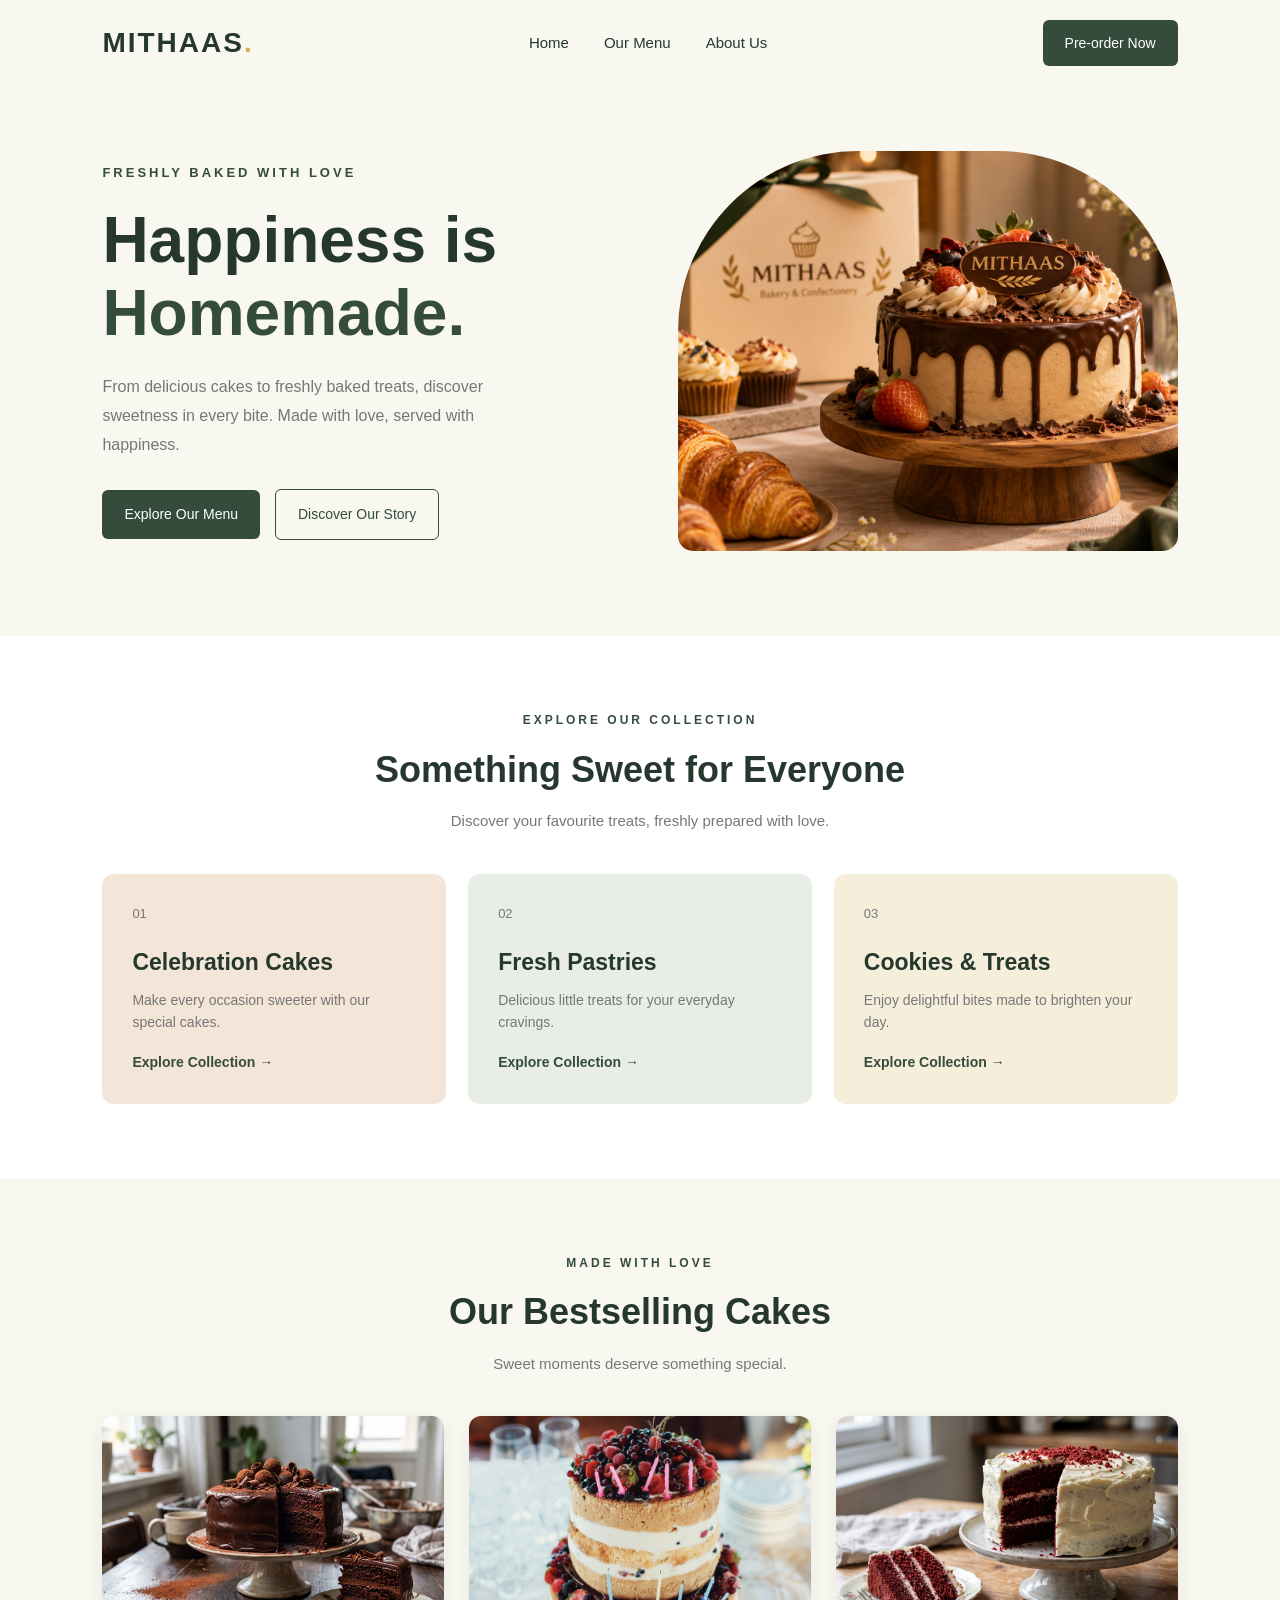
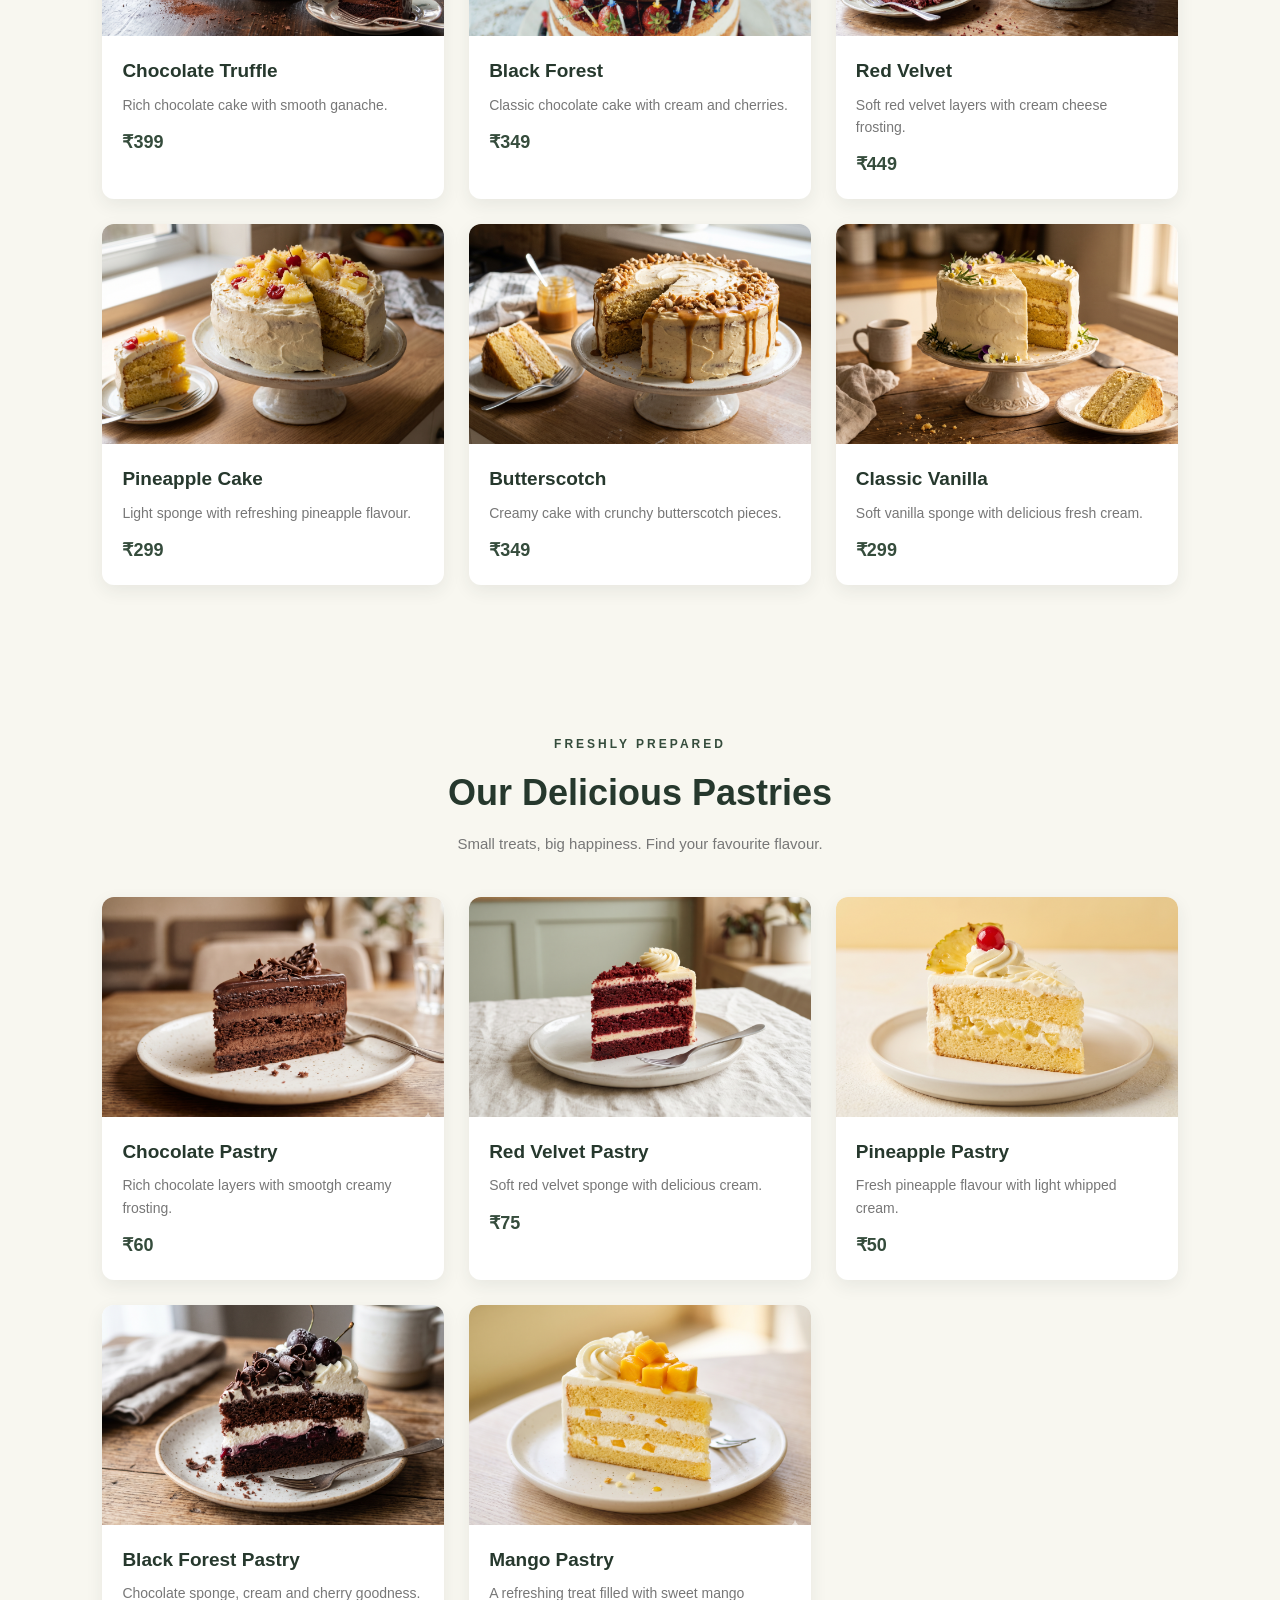
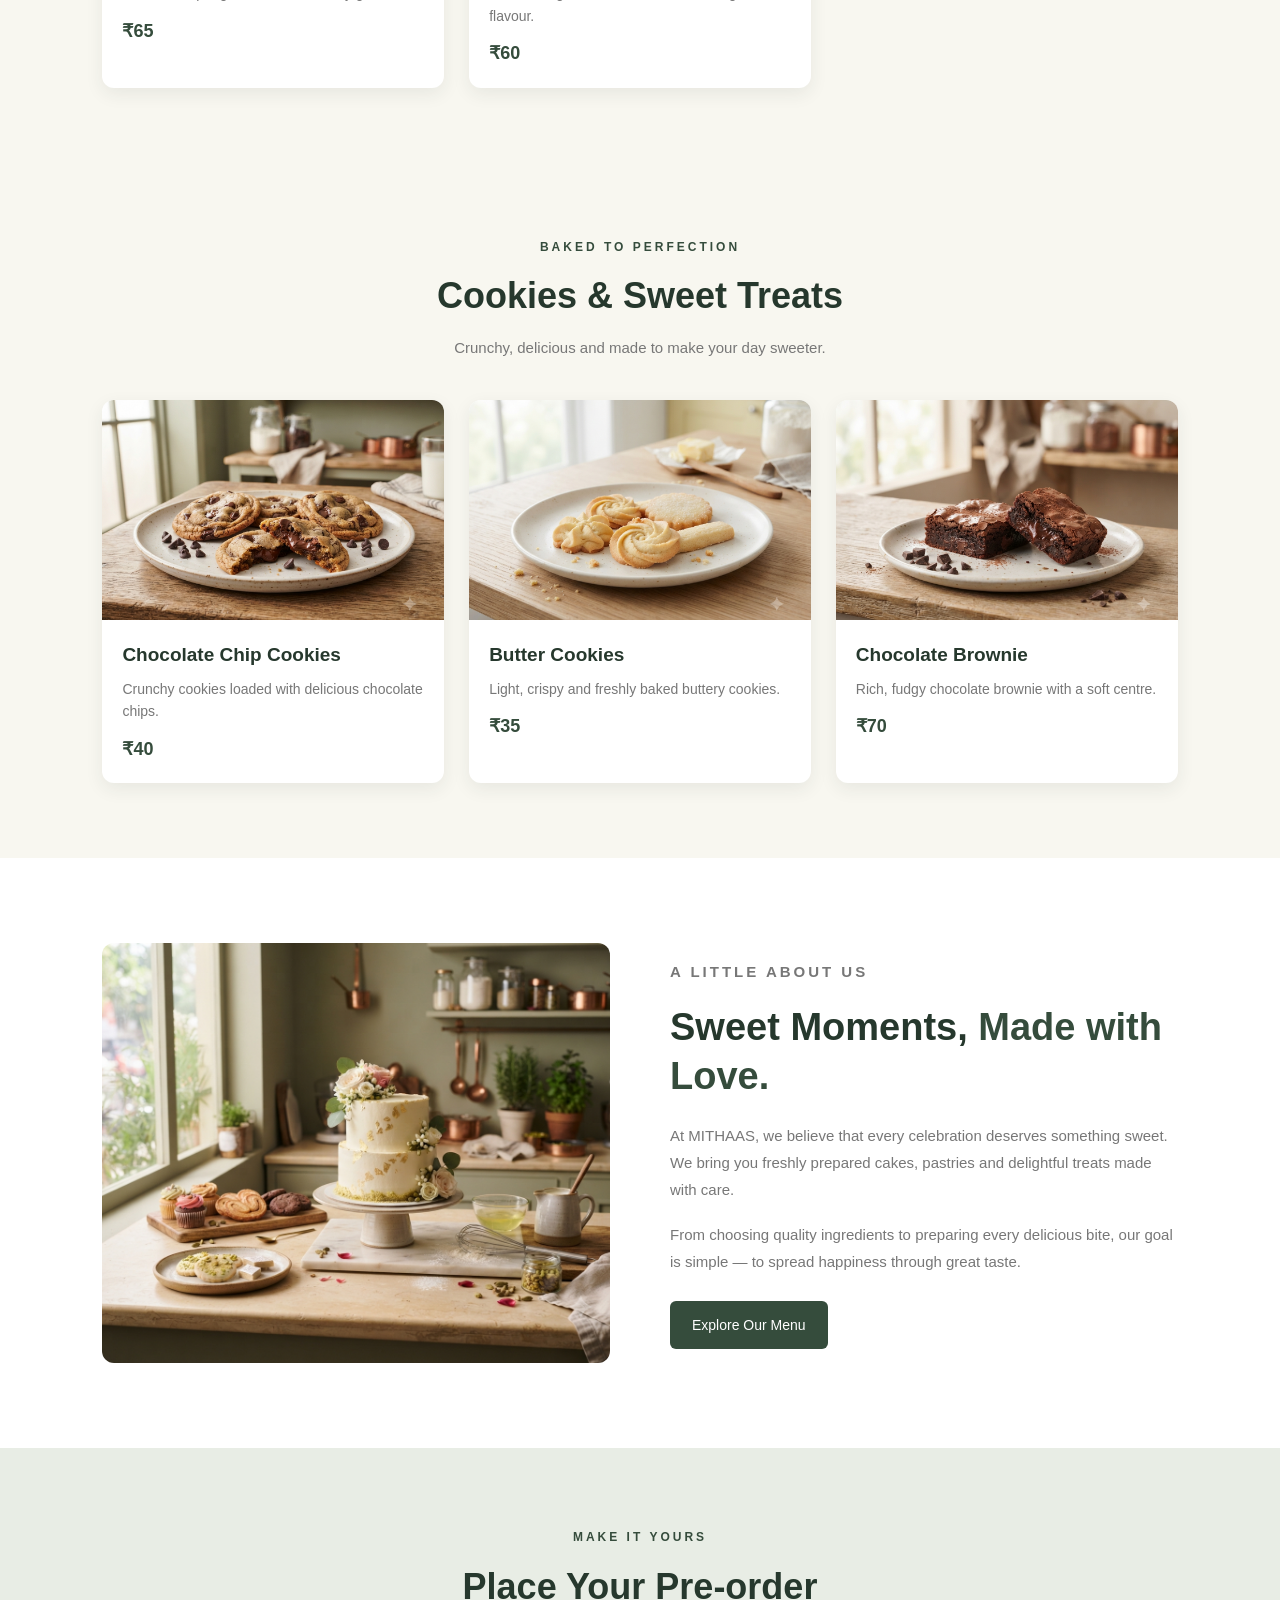
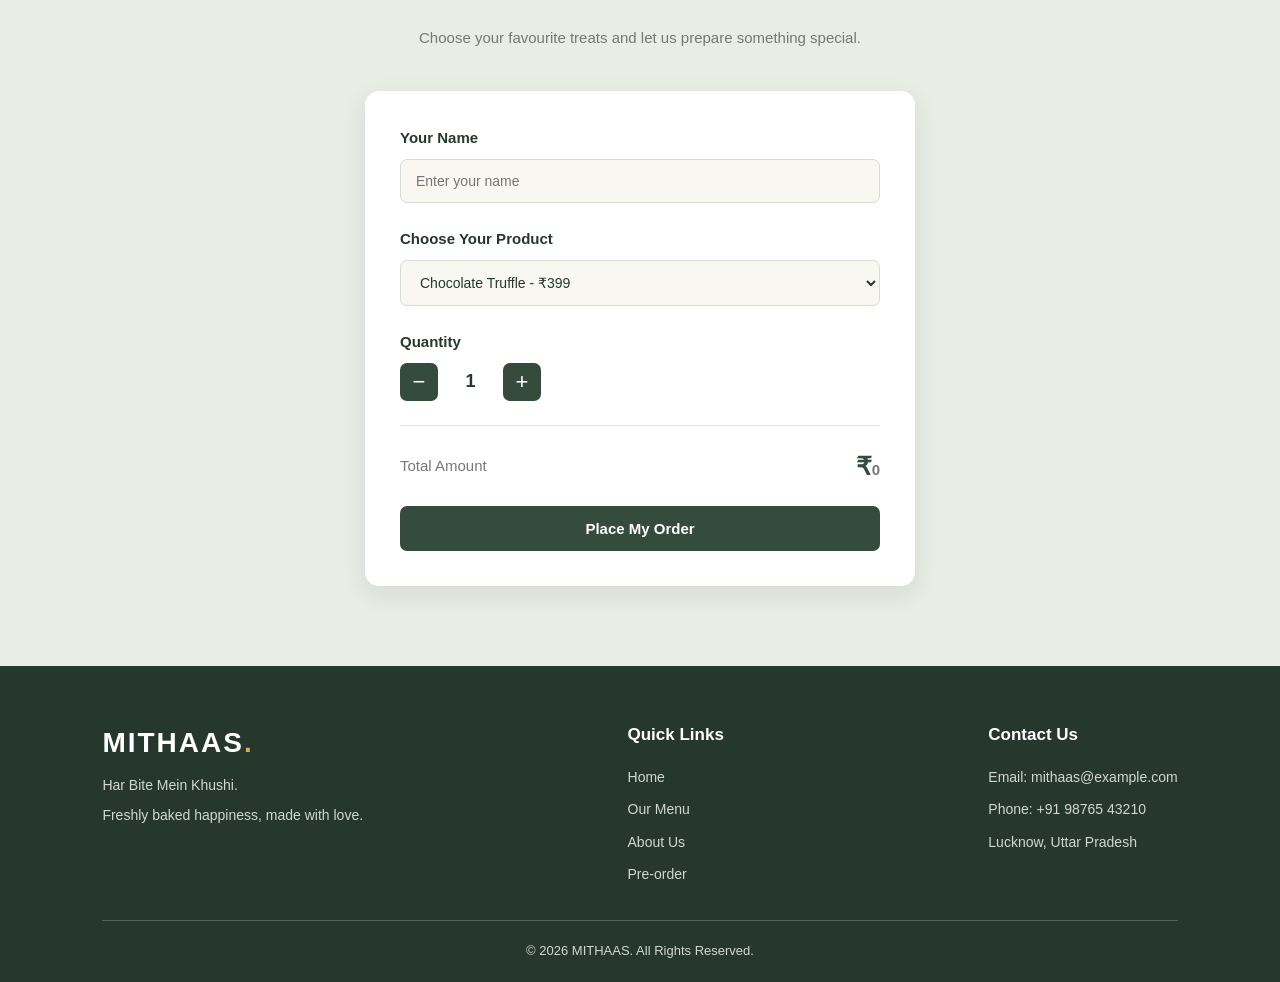
<file: index.html>
<!DOCTYPE html>
<html lang="en">

<head>
    <meta charset="UTF-8">
    <meta name="viewport" content="width=device-width, initial-scale=1.0">

    <title>MITHAAS | Har Bite Mein Khushi</title>

    <!-- Connects the CSS file to this webpage -->
    <link rel="stylesheet" href="style.css">

</head>

<body>

    <!-- Navigation Bar -->
<header class="navbar">

    <!-- Website Logo -->
    <div class="logo">
        MITHAAS<span>.</span>
    </div>

    <!-- Navigation Links -->
    <nav>
        <ul class="nav-links">
            <li><a href="#home">Home</a></li>
            <li><a href="#menu">Our Menu</a></li>
            <li><a href="#about">About Us</a></li>
        </ul>
    </nav>

    <!-- Pre-order Button -->
    <a href="#order" class="order-btn">Pre-order Now</a>

</header>

<!-- Hero Section -->
<section class="hero" id="home">

    <!-- Hero Text -->
    <div class="hero-content">

        <p class="hero-tagline">FRESHLY BAKED WITH LOVE</p>

        <h1>
            Happiness is <br>
            <span>Homemade.</span>
        </h1>

        <p class="hero-description">
            From delicious cakes to freshly baked treats,
            discover sweetness in every bite.
            Made with love, served with happiness.
        </p>

        <!-- Hero Buttons -->
        <div class="hero-buttons">
            <a href="#menu" class="primary-btn">Explore Our Menu</a>

            <a href="#about" class="secondary-btn">Discover Our Story</a>
        </div>

    </div>

    <!-- Hero Image -->
    <div class="hero-image">
        <img src="images/hero.jpg" alt="Freshly baked delicious cake">
    </div>

</section>
<!-- Product Categories -->
<section class="categories" id="menu">

    <div class="section-heading">
        <p>EXPLORE OUR COLLECTION</p>
        <h2>Something Sweet for Everyone</h2>
        <span>Discover your favourite treats, freshly prepared with love.</span>
    </div>

    <div class="category-container">

        <!-- Cakes -->
        <div class="category-card cakes">
            <span class="category-number">01</span>
            <h3>Celebration Cakes</h3>
            <p>Make every occasion sweeter with our special cakes.</p>
            <a href="#cakes">Explore Collection →</a>
        </div>

        <!-- Pastries -->
        <div class="category-card pastries">
            <span class="category-number">02</span>
            <h3>Fresh Pastries</h3>
            <p>Delicious little treats for your everyday cravings.</p>
            <a href="#pastries">Explore Collection →</a>
        </div>

        <!-- Cookies and Treats -->
        <div class="category-card treats">
            <span class="category-number">03</span>
            <h3>Cookies & Treats</h3>
            <p>Enjoy delightful bites made to brighten your day.</p>
            <a href="#treats">Explore Collection →</a>
            
        </div>

    </div>

</section>


<!-- Bestselling Cakes -->
<section class="products" id="cakes">

    <div class="section-heading">
        <p>MADE WITH LOVE</p>
        <h2>Our Bestselling Cakes</h2>
        <span>Sweet moments deserve something special.</span>
    </div>

    <div class="product-container">

        <!-- Chocolate Truffle -->
        <div class="product-card">
            <img src="images/chocolate-truffle.jpg" alt="Chocolate Truffle Cake">
            <div class="product-info">
                <h3>Chocolate Truffle</h3>
                <p>Rich chocolate cake with smooth ganache.</p>
                <span>₹399</span>
            </div>
        </div>

        <!-- Black Forest -->
        <div class="product-card">
            <img src="images/black-forest.jpg" alt="Black Forest Cake">
            <div class="product-info">
                <h3>Black Forest</h3>
                <p>Classic chocolate cake with cream and cherries.</p>
                <span>₹349</span>
            </div>
        </div>

        <!-- Red Velvet -->
        <div class="product-card">
            <img src="images/red-velvet.jpg" alt="Red Velvet Cake">
            <div class="product-info">
                <h3>Red Velvet</h3>
                <p>Soft red velvet layers with cream cheese frosting.</p>
                <span>₹449</span>
            </div>
        </div>

        <!-- Pineapple -->
        <div class="product-card">
            <img src="images/pineapple-cake.jpg" alt="Pineapple Cake">
            <div class="product-info">
                <h3>Pineapple Cake</h3>
                <p>Light sponge with refreshing pineapple flavour.</p>
                <span>₹299</span>
            </div>
        </div>

        <!-- Butterscotch -->
        <div class="product-card">
            <img src="images/butterscotch.jpg" alt="Butterscotch Cake">
            <div class="product-info">
                <h3>Butterscotch</h3>
                <p>Creamy cake with crunchy butterscotch pieces.</p>
                <span>₹349</span>
            </div>
        </div>

        <!-- Vanilla -->
        <div class="product-card">
            <img src="images/vanilla-cake.jpg" alt="Vanilla Cake">
            <div class="product-info">
                <h3>Classic Vanilla</h3>
                <p>Soft vanilla sponge with delicious fresh cream.</p>
                <span>₹299</span>
            </div>
        </div>

    </div>

</section>

<!--  FRESH PASTRIES SECTION -->

<section class="products pastries-section" id="pastries">

    <!-- Section heading introduces our pastry collection -->
    <div class="section-heading">
        <p>FRESHLY PREPARED</p>
        <h2>Our Delicious Pastries</h2>
        <span>Small treats, big happiness. Find your favourite flavour.</span>
    </div>

    <!-- Container holds all pastry product cards -->
    <div class="product-container">

        <!-- Chocolate Pastry Card -->
        <div class="product-card">

            <!-- Product image -->
            <img src="images/chocolate-pastry.jpg"
                 alt="Chocolate Pastry">

            <!-- Product name, description and price -->
            <div class="product-info">
                <h3>Chocolate Pastry</h3>
                <p>Rich chocolate layers with smootgh creamy frosting.</p>
                <span>₹60</span>
            </div>

        </div>

        <!-- Red Velvet Pastry Card -->
        <div class="product-card">

            <img src="images/red-velvet-pastry.jpg"
                 alt="Red Velvet Pastry">

            <div class="product-info">
                <h3>Red Velvet Pastry</h3>
                <p>Soft red velvet sponge with delicious cream.</p>
                <span>₹75</span>
            </div>

        </div>

        <!-- Pineapppple Pastry Card -->
        <div class="product-card">

            <img src="images/pineapple-pastry.jpg"
                 alt="Pineapple Pastry">

            <div class="product-info">
                <h3>Pineapple Pastry</h3>
                <p>Fresh pineapple flavour with light whipped cream.</p>
                <span>₹50</span>
            </div>

        </div>

        <!-- Black Forrest Pastyry Card -->
        <div class="product-card">

            <img src="images/black-forest-pastry.jpg"
                 alt="Black Forest Pastry">

            <div class="product-info">
                <h3>Black Forest Pastry</h3>
                <p>Chocolate sponge, cream and cherry goodness.</p>
                <span>₹65</span>
            </div>

        </div>

        <!-- Mango Pastry Card -->
        <div class="product-card">

            <img src="images/mango-pastry.jpg"
                 alt="Mango Pasrttry">

            <div class="product-info">
                <h3>Mango Pastry</h3>
                <p>A refreshing treat filled with sweet mango flavour.</p>
                <span>₹60</span>
            </div>

        </div>

    </div>

</section>

<!-- =================================
     COOKIES & TREATS SECTION
================================= -->

<section class="products treats-section" id="treats">

    <!-- Section heading -->
    <div class="section-heading">
        <p>BAKED TO PERFECTION</p>
        <h2>Cookies & Sweet Treats</h2>
        <span>Crunchy, delicious and made to make your day sweeter.</span>
    </div>

    <!-- Container for cookie product cards -->
    <div class="product-container">

        <!-- Chocolate Chip Cookies -->
        <div class="product-card">
            <img src="images/chocolate-chip-cookies.jpg"
                 alt="Chocolate Chip Cookies">

            <div class="product-info">
                <h3>Chocolate Chip Cookies</h3>
                <p>Crunchy cookies loaded with delicious chocolate chips.</p>
                <span>₹40</span>
            </div>
        </div>

        <!-- Butter Cookies -->
        <div class="product-card">
            <img src="images/butter-cookies.jpg"
                 alt="Butter Cookies">

            <div class="product-info">
                <h3>Butter Cookies</h3>
                <p>Light, crispy and freshly baked buttery cookies.</p>
                <span>₹35</span>
            </div>
        </div>

        <!-- Brownies -->
        <div class="product-card">
            <img src="images/chocolate-brownie.jpg"
                 alt="Chocolate Brownie">

            <div class="product-info">
                <h3>Chocolate Brownie</h3>
                <p>Rich, fudgy chocolate brownie with a soft centre.</p>
                <span>₹70</span>
            </div>
        </div>

    </div>

</section>

<!-- =================================
     ABOUT US SECTION
================================= -->

<section class="about" id="about">

    <!-- Bakery Image -->
    <div class="about-image">
        <img src="images/about-bakery.jpg"
             alt="Freshly prepared bakery products">
    </div>

    <!-- Bakery Story -->
    <div class="about-content">

        <p class="about-tagline">A LITTLE ABOUT US</p>

        <h2>Sweet Moments, <span>Made with Love.</span></h2>

        <p>
            At MITHAAS, we believe that every celebration deserves
            something sweet. We bring you freshly prepared cakes,
            pastries and delightful treats made with care.
        </p>

        <p>
            From choosing quality ingredients to preparing every
            delicious bite, our goal is simple — to spread happiness
            through great taste.
        </p>

        <a href="#menu" class="primary-btn">Explore Our Menu</a>

    </div>

</section>
<!-- =================================
     PRE-ORDER SECTION
================================= -->

<section class="order-section" id="order">

    <!-- Section Heading -->
    <div class="section-heading">
        <p>MAKE IT YOURS</p>
        <h2>Place Your Pre-order</h2>
        <span>Choose your favourite treats and let us prepare something special.</span>
    </div>

    <!-- Pre-order Form -->
    <form class="order-form" id="orderForm">

        <!-- Customer Name -->
        <div class="form-group">
            <label for="customerName">Your Name</label>
            <input type="text" id="customerName"
                   placeholder="Enter your name" required>
        </div>

        <!-- Product Selection -->
        <div class="form-group">
            <label for="product">Choose Your Product</label>

            <select id="product" required>
                <!-- Cake Options -->
                <option value="Chocolate Truffle" data-price="399">
                    Chocolate Truffle - ₹399
                </option>

                <option value="Black Forest Cake" data-price="349">
                    Black Forest Cake - ₹349
                </option>

                <option value="Red Velvet Cake" data-price="449">
                    Red Velvet Cake - ₹449
                </option>

                <option value="Pineapple Cake" data-price="299">
                    Pineapple Cake - ₹299
                </option>

                <option value="Butterscotch Cake" data-price="349">
    Butterscotch Cake - ₹349
                </option>

                <option value="Classic Vanilla Cake" data-price="299">
                    Classic Vanilla Cake - ₹299
                </option>
                

                <option value="Chocolate Pastry" data-price="60">
                    Chocolate Pastry - ₹60
                </option>

                <option value="Red Velvet Pastry" data-price="75">
                    Red Velvet Pastry - ₹75
                </option>

                <option value="Pineapple Pastry" data-price="50">
                    Pineapple Pastry - ₹50
                </option>

                <option value="Black Forest Pastry" data-price="65">
                    Black Forest Pastry - ₹65
                </option>

                <option value="Mango Pastry" data-price="60">
                    Mango Pastry - ₹60
                </option>

                <option value="Chocolate Chip Cookies" data-price="40">
                    Chocolate Chip Cookies - ₹40
                </option>

                <option value="Butter Cookies" data-price="35">
                    Butter Cookies - ₹35
                </option>

                <option value="Chocolate Brownie" data-price="70">
                    Chocolate Brownie - ₹70
                </option>

            </select>
        </div>

        <!-- Quantity Selector -->
        <div class="form-group">
            <label>Quantity</label>

            <div class="quantity-selector">

                <button type="button" id="decrease">−</button>

                <span id="quantity">1</span>

                <button type="button" id="increase">+</button>

            </div>
        </div>

        <!-- Total Price -->
        <div class="total-price">
            <span>Total Amount</span>
            <h3>₹<span id="total">0</span></h3>
        </div>

        <!-- Submit Button -->
        <button type="submit" class="submit-btn">
            Place My Order
        </button>

    </form>

    <div id="successMessage" class="success-message">
    <h3>🎉 Order Successful!</h3>
    <p>Thank you for choosing MITHAAS!</p>
    <p>Your order has been placed successfully.</p>
</div>

</section>

<!-- =================================
     WEBSITE FOOTER
================================= -->

<footer class="footer">

    <!-- Brand Information -->
    <div class="footer-content">

        <div class="footer-brand">
            <h2>MITHAAS<span>.</span></h2>
            <p>Har Bite Mein Khushi.</p>
            <p>Freshly baked happiness, made with love.</p>
        </div>

        <!-- Quick Links -->
        <div class="footer-links">
            <h3>Quick Links</h3>
            <a href="#home">Home</a>
            <a href="#menu">Our Menu</a>
            <a href="#about">About Us</a>
            <a href="#order">Pre-order</a>
        </div>

        <!-- Contact Information -->
        <div class="footer-contact">
            <h3>Contact Us</h3>
            <p>Email: mithaas@example.com</p>
            <p>Phone: +91 98765 43210</p>
            <p>Lucknow, Uttar Pradesh</p>
        </div>

    </div>

    <!-- Copyright -->
    <div class="footer-bottom">
        <p>&copy; 2026 MITHAAS. All Rights Reserved.</p>
    </div>

</footer>


<!-- Connects JavaScript with HTML -->
<script src="script.js"></script>


</body>

</html>
</file>
<file: style.css>
/* =================================
   MITHAAS - GLOBAL STYLES
================================= */

/* 1. Reset default browser spacing */
* {
    margin: 0;
    padding: 0;
    box-sizing: border-box;
}

/* 2. Website color palette */
:root {
    --primary-green: #354C3C;
    --dark-green: #26382D;
    --light-green: #E8EDE5;

    --cream: #F8F7F0;
    --white: #FFFFFF;

    --accent-yellow: #D6AD55;

    --text-dark: #26382D;
    --text-light: #777777;
}

/* 3. Basic page styling */
body {
    font-family: Arial, sans-serif;
    background-color: var(--cream);
    color: var(--text-dark);
    line-height: 1.6;
}

/* 4. Remove default link styling */
a {
    text-decoration: none;
    color: inherit;
}

/* 5. Remove default list styling */
ul {
    list-style: none;
}

/* 6. Make images responsive */
img {
    max-width: 100%;
    display: block;
}


/* =================================
   NAVIGATION BAR
================================= */

.navbar {
    display: flex;
    justify-content: space-between;
    align-items: center;
    padding: 20px 8%;
    background-color: var(--cream);
}

/* Website Logo */
.logo {
    font-size: 28px;
    font-weight: bold;
    letter-spacing: 2px;
}

.logo span {
    color: var(--accent-yellow);
}

/* Navigation Links */
.nav-links {
    display: flex;
    align-items: center;
    gap: 35px;
}

.nav-links a {
    font-size: 15px;
    font-weight: 500;
    color: var(--dark-green);
    transition: color 0.3s ease;
}

.nav-links a:hover {
    color: var(--accent-yellow);
}

/* Pre-order Button */
.order-btn {
    background-color: var(--primary-green);
    color: var(--white);
    padding: 12px 22px;
    border-radius: 6px;
    font-size: 14px;
    transition: background-color 0.3s ease;
}

.order-btn:hover {
    background-color: var(--dark-green);
}

/* =================================
   HERO SECTION
================================= */

.hero {
    display: flex;
    align-items: center;
    justify-content: space-between;
    gap: 50px;
    padding: 65px 8% 85px;
    min-height: 550px;
}

/* Hero Text Content */
.hero-content {
    flex: 1;
    max-width: 550px;
}

.hero-tagline {
    color: var(--primary-green);
    font-size: 13px;
    font-weight: bold;
    letter-spacing: 3px;
    margin-bottom: 20px;
}

.hero-content h1 {
    font-size: 64px;
    line-height: 1.15;
    font-weight: bold;
    margin-bottom: 22px;
}

.hero-content h1 span {
    color: var(--primary-green);
}

.hero-description {
    color: var(--text-light);
    font-size: 16px;
    line-height: 1.8;
    max-width: 450px;
    margin-bottom: 30px;
}

/* Hero Buttons */
.hero-buttons {
    display: flex;
    align-items: center;
    gap: 15px;
}

.primary-btn,
.secondary-btn {
    display: inline-block;
    padding: 13px 22px;
    border-radius: 6px;
    font-size: 14px;
    transition: 0.3s ease;
}

.primary-btn {
    background-color: var(--primary-green);
    color: var(--white);
}

.primary-btn:hover {
    background-color: var(--dark-green);
}

.secondary-btn {
    border: 1px solid var(--primary-green);
    color: var(--primary-green);
}

.secondary-btn:hover {
    background-color: var(--light-green);
}

/* Hero Image */
.hero-image {
    flex: 1;
    max-width: 500px;
}

.hero-image img {
    width: 100%;
    height: 400px;
    object-fit: cover;
    border-radius: 180px 180px 15px 15px;
}

/* =================================
   PRODUCT CATEGORIES
================================= */

.categories {
    padding: 75px 8%;
    background-color: var(--white);
}

.section-heading {
    text-align: center;
    margin-bottom: 40px;
}

.section-heading > p {
    color: var(--primary-green);
    font-size: 12px;
    letter-spacing: 3px;
    font-weight: bold;
}

.section-heading h2 {
    font-size: 36px;
    margin: 10px 0;
}

.section-heading span {
    color: var(--text-light);
    font-size: 15px;
}

.category-container {
    display: grid;
    grid-template-columns: repeat(3, 1fr);
    gap: 22px;
}

.category-card {
    padding: 30px;
    min-height: 230px;
    border-radius: 12px;
    display: flex;
    flex-direction: column;
    align-items: flex-start;
    justify-content: flex-end;
    transition: transform 0.3s ease;
}

.category-card:hover {
    transform: translateY(-6px);
}

.cakes {
    background-color: #F3E5D8;
}

.pastries {
    background-color: #E8EDE5;
}

.treats {
    background-color: #F5EEDB;
}

.category-number {
    font-size: 13px;
    color: var(--text-light);
    margin-bottom: auto;
}

.category-card h3 {
    font-size: 23px;
    margin-bottom: 8px;
}

.category-card p {
    font-size: 14px;
    color: var(--text-light);
    margin-bottom: 18px;
}

.category-card a {
    color: var(--primary-green);
    font-size: 14px;
    font-weight: bold;
}

/* =================================
   PRODUCT SHOWCASE
================================= */

.products {
    padding: 75px 8%;
    background-color: var(--cream);
}

.product-container {
    display: grid;
    grid-template-columns: repeat(3, 1fr);
    gap: 25px;
}

.product-card {
    background-color: var(--white);
    border-radius: 12px;
    overflow: hidden;
    transition: transform 0.3s ease, box-shadow 0.3s ease;
    box-shadow: 0 6px 18px rgba(38, 56, 45, 0.08);
}

.product-card:hover {
    transform: translateY(-5px);
    box-shadow: 0 10px 24px rgba(38, 56, 45, 0.14);
}

.product-card img {
    width: 100%;
    height: 220px;
    object-fit: cover;
}

.product-info {
    padding: 20px;
}

.product-info h3 {
    font-size: 19px;
    margin-bottom: 7px;
}

.product-info p {
    color: var(--text-light);
    font-size: 14px;
    margin-bottom: 12px;
}

.product-info span {
    color: var(--primary-green);
    font-size: 18px;
    font-weight: bold;
}

/* Responsive product grid */
@media (max-width: 768px) {
    .product-container {
        grid-template-columns: repeat(2, 1fr);
    }
}

@media (max-width: 480px) {
    .product-container {
        grid-template-columns: 1fr;
    }
}


/* =================================
   ABOUT US SECTION
================================= */

.about {
    display: flex;
    align-items: center;
    gap: 60px;
    padding: 85px 8%;
    background-color: var(--white);
}

/* Bakery Image */
.about-image {
    flex: 1;
}

.about-image img {
    width: 100%;
    height: 420px;
    object-fit: cover;
    border-radius: 12px;
}

/* About Text */
.about-content {
    flex: 1;
}

.about-tagline {
    color: var(--primary-green);
    font-size: 12px;
    font-weight: bold;
    letter-spacing: 3px;
    margin-bottom: 15px;
}

.about-content h2 {
    font-size: 38px;
    line-height: 1.3;
    margin-bottom: 20px;
}

.about-content h2 span {
    color: var(--primary-green);
}

.about-content p {
    color: var(--text-light);
    font-size: 15px;
    line-height: 1.8;
    margin-bottom: 18px;
}

.about-content .primary-btn {
    margin-top: 8px;
}

/* =================================
   WEBSITE FOOTER
================================= */

.footer {
    background-color: var(--dark-green);
    color: var(--white);
    padding: 55px 8% 20px;
}

/* Footer Columns */
.footer-content {
    display: flex;
    justify-content: space-between;
    gap: 40px;
    padding-bottom: 35px;
}

/* Brand Information */
.footer-brand h2 {
    font-size: 28px;
    letter-spacing: 2px;
    margin-bottom: 8px;
}

.footer-brand h2 span {
    color: var(--accent-yellow);
}

.footer-brand p {
    color: #D0D8D1;
    font-size: 14px;
    margin-bottom: 8px;
}

/* Footer Links and Contact */
.footer-links,
.footer-contact {
    display: flex;
    flex-direction: column;
    gap: 10px;
}

.footer-links h3,
.footer-contact h3 {
    font-size: 17px;
    margin-bottom: 8px;
}

.footer-links a,
.footer-contact p {
    color: #D0D8D1;
    font-size: 14px;
}

.footer-links a:hover {
    color: var(--accent-yellow);
}

/* Copyright */
.footer-bottom {
    border-top: 1px solid #536457;
    padding-top: 20px;
    text-align: center;
}

.footer-bottom p {
    color: #D0D8D1;
    font-size: 13px;
}


/* =================================
   RESPONSIVE DESIGN
   Tablet and Mobile Screens
================================= */


/* Tablets and smaller laptops */
@media (max-width: 900px) {

    /* Navbar spacing */
    .navbar {
        padding: 18px 5%;
    }

    .nav-links {
        gap: 18px;
    }

    /* Hero section */
    .hero {
        padding: 50px 5%;
        gap: 30px;
    }

    .hero-content h1 {
        font-size: 48px;
    }

    /* About section */
    .about {
        padding: 65px 5%;
        gap: 35px;
    }

    .about-content h2 {
        font-size: 32px;
    }

    /* Footer */
    .footer {
        padding-left: 5%;
        padding-right: 5%;
    }

}


/* Mobile screens */
@media (max-width: 600px) {

    /* Navbar */
    .navbar {
        flex-wrap: wrap;
        gap: 18px;
    }

    .logo {
        font-size: 24px;
    }

    .navbar nav {
        order: 3;
        width: 100%;
    }

    .nav-links {
        justify-content: center;
        gap: 20px;
    }

    .order-btn {
        padding: 10px 15px;
    }

    /* Hero section */
    .hero {
        flex-direction: column;
        padding: 40px 6%;
        text-align: center;
    }

    .hero-content h1 {
        font-size: 42px;
    }

    .hero-description {
        margin-left: auto;
        margin-right: auto;
    }

    .hero-buttons {
        justify-content: center;
        flex-wrap: wrap;
    }

    .hero-image img {
        height: 300px;
    }

    /* Section headings */
    .section-heading h2 {
        font-size: 28px;
    }

    /* Category cards */
    .category-container {
        grid-template-columns: 1fr;
    }

    /* About section */
    .about {
        flex-direction: column;
        padding: 55px 6%;
    }

    .about-image img {
        height: 300px;
    }

    .about-content h2 {
        font-size: 30px;
    }

    /* Product cards */
    .product-container {
        grid-template-columns: 1fr;
    }

    /* Pre-order form */
    .order-form {
        padding: 25px 18px;
    }

    /* Footer */
    .footer-content {
        flex-direction: column;
        gap: 30px;
    }

}

/* =================================
   PRE-ORDER SECTION
================================= */

.order-section {
    padding: 80px 8%;
    background-color: var(--light-green);
}

/* Pre-order Form Container */
.order-form {
    max-width: 550px;
    margin: 0 auto;
    padding: 35px;
    background-color: var(--white);
    border-radius: 14px;
    box-shadow: 0 8px 25px rgba(38, 56, 45, 0.10);
}

/* Individual Form Groups */
.form-group {
    margin-bottom: 24px;
}

.form-group label {
    display: block;
    margin-bottom: 9px;
    font-size: 15px;
    font-weight: bold;
    color: var(--dark-green);
}

/* Name Input and Product Dropdown */
.form-group input,
.form-group select {
    width: 100%;
    padding: 13px 15px;
    border: 1px solid #D5DDD4;
    border-radius: 7px;
    background-color: var(--cream);
    color: var(--text-dark);
    font-size: 14px;
    outline: none;
    transition: border-color 0.3s ease;
}

.form-group input:focus,
.form-group select:focus {
    border-color: var(--primary-green);
}

/* Quantity Selector */
.quantity-selector {
    display: flex;
    align-items: center;
    gap: 20px;
}

.quantity-selector button {
    width: 38px;
    height: 38px;
    border: none;
    border-radius: 7px;
    background-color: var(--primary-green);
    color: var(--white);
    font-size: 22px;
    cursor: pointer;
    transition: background-color 0.3s ease;
}

.quantity-selector button:hover {
    background-color: var(--dark-green);
}

.quantity-selector span {
    min-width: 25px;
    text-align: center;
    font-size: 18px;
    font-weight: bold;
}

/* Total Price */
.total-price {
    display: flex;
    justify-content: space-between;
    align-items: center;
    padding: 20px 0;
    margin-top: 10px;
    border-top: 1px solid #E5E5E5;
}

.total-price span {
    color: var(--text-light);
    font-size: 15px;
}

.total-price h3 {
    color: var(--primary-green);
    font-size: 25px;
}

/* Submit Button */
.submit-btn {
    width: 100%;
    padding: 14px;
    border: none;
    border-radius: 7px;
    background-color: var(--primary-green);
    color: var(--white);
    font-size: 15px;
    font-weight: bold;
    cursor: pointer;
    transition: background-color 0.3s ease;
}

.submit-btn:hover {
    background-color: var(--dark-green);
}

/* Mobile Form Adjustments */
@media (max-width: 600px) {

    .order-section {
        padding: 55px 6%;
    }

    .order-form {
        padding: 25px 18px;
    }

}


/* ORDER SUCCESS MESSAGE */

.success-message {
    display: none;
    max-width: 550px;
    margin: 25px auto;
    padding: 25px;
    text-align: center;
    background-color: var(--white);
    border: 1px solid #D5DDD4;
    border-left: 5px solid var(--primary-green);
    border-radius: 12px;
    box-shadow: 0 6px 18px rgba(38, 56, 45, 0.08);
}

.success-message h3 {
    color: var(--primary-green);
    font-size: 23px;
    margin-bottom: 12px;
}

.success-message p {
    color: var(--text-light);
    font-size: 15px;
    margin: 6px 0;
}
</file>
